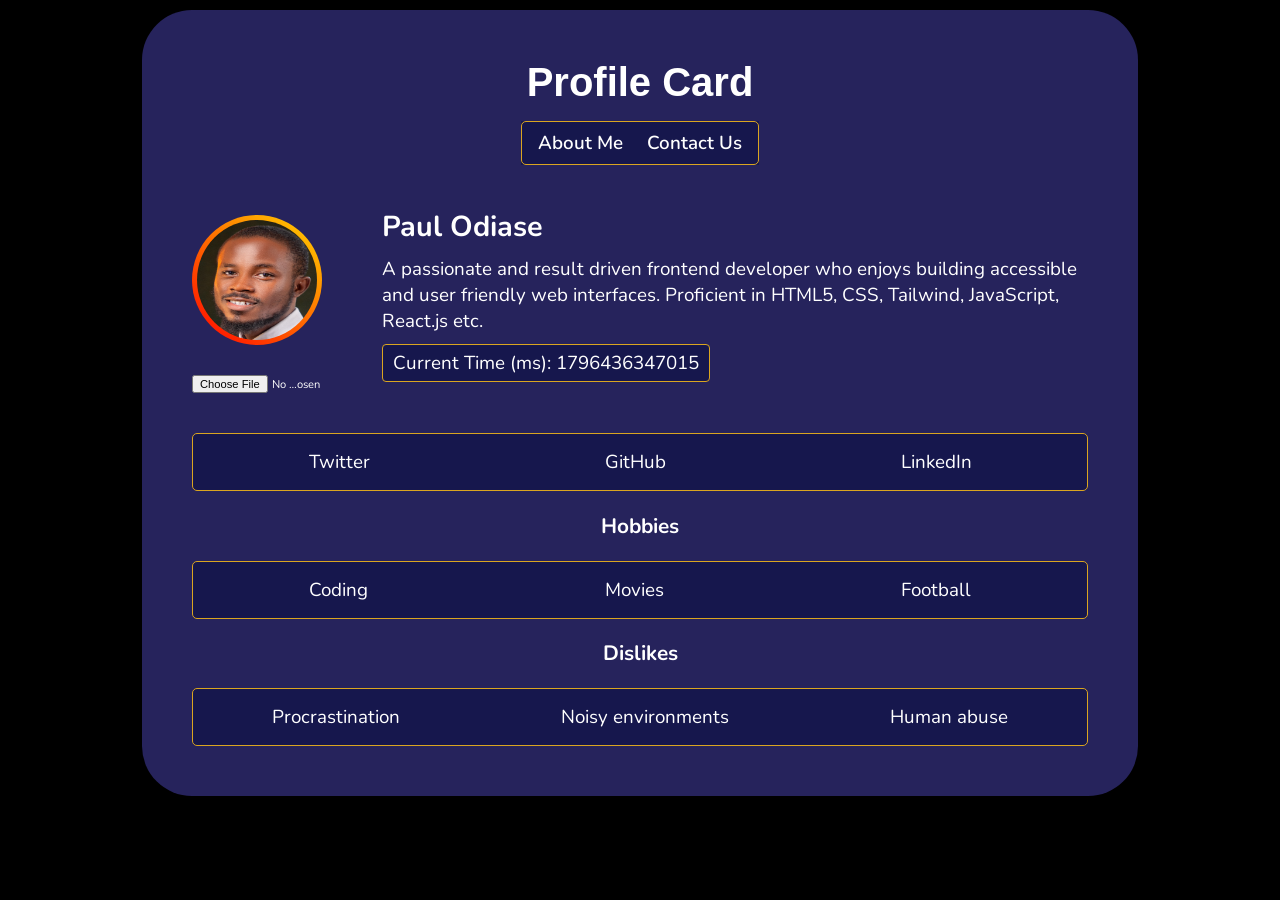
<file: index.html>
<!DOCTYPE html>
<html lang="en">
  <head>
    <meta charset="UTF-8" />
    <meta name="viewport" content="width=device-width, initial-scale=1.0" />
    <link
      href="https://api.fontshare.com/v2/css?f[]=clash-display@200,300,400,500,600,700,1&display=swap"
      rel="stylesheet"
    />
    <link
      href="https://fonts.googleapis.com/css2?family=Nunito:ital,wght@0,200..1000;1,200..1000&family=Poppins:ital,wght@0,100;0,200;0,300;0,400;0,500;0,600;0,700;0,800;0,900;1,100;1,200;1,300;1,400;1,500;1,600;1,700;1,800;1,900&family=Raleway:ital,wght@0,100..900;1,100..900&display=swap"
      rel="stylesheet"
    />
    <link rel="stylesheet" href="style.css" />
    <title>Profile Card</title>
  </head>
  <body>
    <article class="profile-card" data-testid="test-profile-card">
      <header class="top-title" data-testid="title">
        <h1>Profile Card</h1>
      </header>

      <!-- contact me and about me page -->

      <nav class="navbar">
        <ul>
          <li>
            <a href="aboutMe.html" target="_blank">About Me</a>
          </li>
          <li>
            <a href="contactUs.html" target="_blank">Contact Us</a>
          </li>
        </ul>
      </nav>

      <figure class="figure-div">
        <div class="profile-image-div">
          <div class="profile-image">
            <img
              src="avatar/face.jpg"
              alt="Profile picture of Paul Odiase"
              data-testid="test-user-avatar"
            />
          </div>

          <figcaption>
            <input
              type="file"
              id="avatar-upload"
              accept="image/*"
              data-testid="test-avatar-upload"
            />
          </figcaption>
        </div>

        <div class="figure-text-div">
          <header class="user-name">
            <h2 data-testid="test-user-name">Paul Odiase</h2>
          </header>
          <p data-testid="test-user-bio">
            A passionate and result driven frontend developer who enjoys
            building accessible and user friendly web interfaces. Proficient in
            HTML5, CSS, Tailwind, JavaScript, React.js etc.
          </p>
          <p class="time">
            Current Time (ms):
            <span data-testid="test-user-time"></span>
          </p>
        </div>
      </figure>

      <nav class="page-body" aria-label="Social media links">
        <ul class="social-links" data-testid="test-user-social-links">
          <li>
            <a
              href="https://x.com/OdiaseAkhere"
              target="_blank"
              rel="noopener noreferrer"
              data-testid="test-user-social-twitter"
            >
              Twitter
            </a>
          </li>
          <li>
            <a
              href="https://github.com/odiase-paul"
              target="_blank"
              rel="noopener noreferrer"
              data-testid="test-user-social-github"
            >
              GitHub
            </a>
          </li>
          <li>
            <a
              href="https://www.linkedin.com/in/paul-odiase-799603236"
              target="_blank"
              rel="noopener noreferrer"
              data-testid="test-user-social-linkedin"
            >
              LinkedIn
            </a>
          </li>
        </ul>
      </nav>

      <section class="page-body" aria-labelledby="hobbies-title">
        <h3 id="hobbies-title">Hobbies</h3>
        <ul data-testid="test-user-hobbies">
          <li>Coding</li>
          <li>Movies</li>
          <li>Football</li>
        </ul>
      </section>

      <section class="page-body" aria-labelledby="dislikes-title">
        <h3 id="dislikes-title">Dislikes</h3>
        <ul data-testid="test-user-dislikes">
          <li>Procrastination</li>
          <li>Noisy environments</li>
          <li>Human abuse</li>
        </ul>
      </section>
    </article>

    <script src="script.js"></script>
  </body>
</html>
</file>
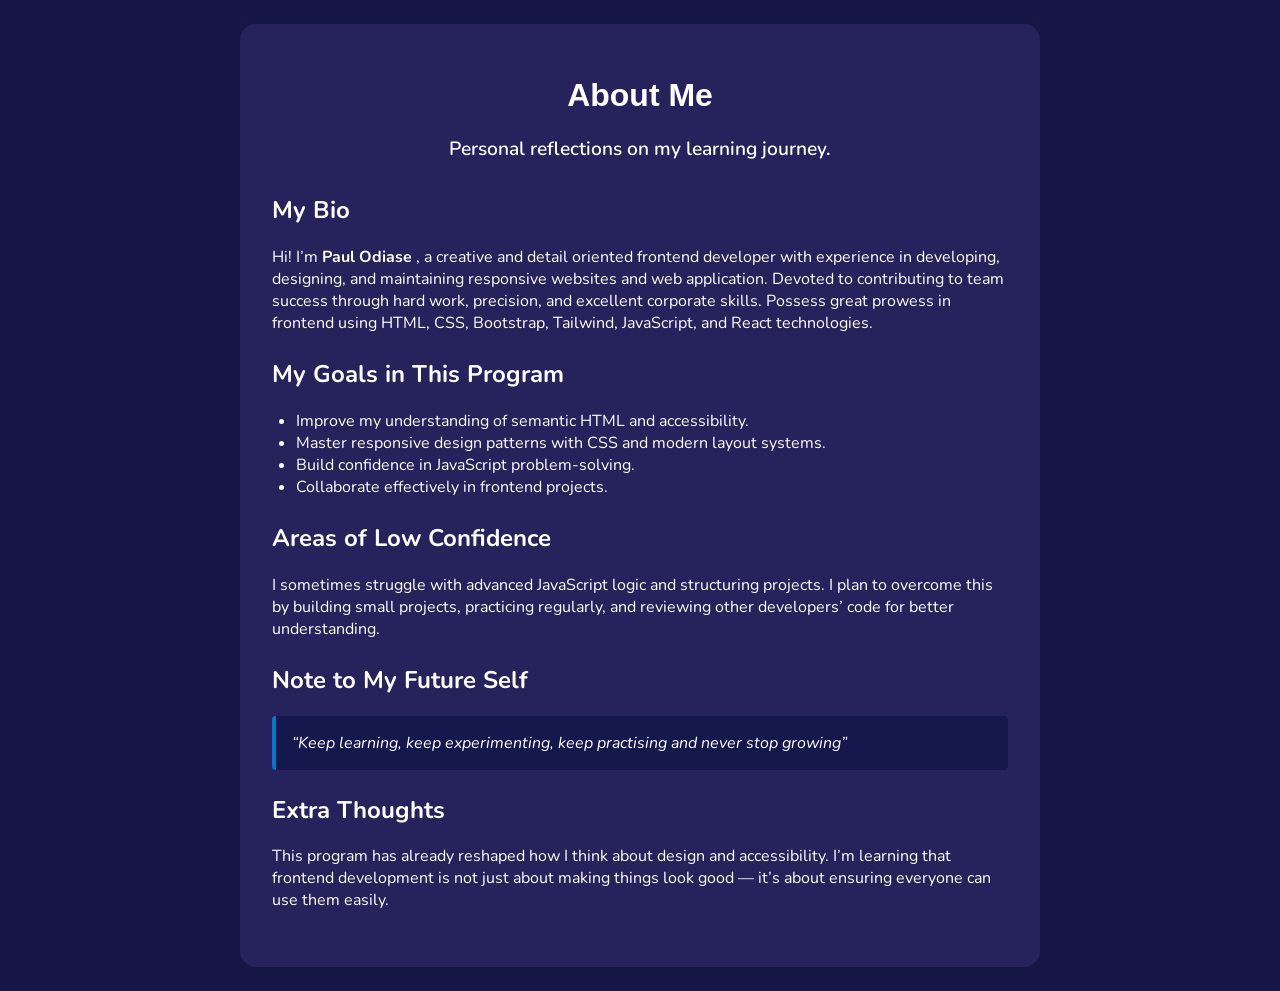
<file: aboutMe.html>
<!DOCTYPE html>
<html lang="en">
  <head>
    <meta charset="UTF-8" />
    <meta name="viewport" content="width=device-width, initial-scale=1.0" />
    <link
      href="https://api.fontshare.com/v2/css?f[]=clash-display@200,300,400,500,600,700,1&display=swap"
      rel="stylesheet"
    />
    <link
      href="https://fonts.googleapis.com/css2?family=Nunito:ital,wght@0,200..1000;1,200..1000&family=Poppins:ital,wght@0,100;0,200;0,300;0,400;0,500;0,600;0,700;0,800;0,900;1,100;1,200;1,300;1,400;1,500;1,600;1,700;1,800;1,900&family=Raleway:ital,wght@0,100..900;1,100..900&display=swap"
      rel="stylesheet"
    />
    <link rel="stylesheet" href="aboutMe.css" />
    <title>About Me</title>
  </head>
  <body>
    <main data-testid="test-about-page" aria-label="Reflective about me page">
      <header>
        <h1>About Me</h1>
        <p>Personal reflections on my learning journey.</p>
      </header>

      <section data-testid="test-about-bio" aria-labelledby="bio-title">
        <h2 id="bio-title">My Bio</h2>
        <p>
          Hi! I’m
          <strong>Paul Odiase</strong>
          , a creative and detail oriented frontend developer with experience in
          developing, designing, and maintaining responsive websites and web
          application. Devoted to contributing to team success through hard
          work, precision, and excellent corporate skills. Possess great prowess
          in frontend using HTML, CSS, Bootstrap, Tailwind, JavaScript, and
          React technologies.
        </p>
      </section>

      <section data-testid="test-about-goals" aria-labelledby="goals-title">
        <h2 id="goals-title">My Goals in This Program</h2>
        <ul>
          <li>Improve my understanding of semantic HTML and accessibility.</li>
          <li>
            Master responsive design patterns with CSS and modern layout
            systems.
          </li>
          <li>Build confidence in JavaScript problem-solving.</li>
          <li>Collaborate effectively in frontend projects.</li>
        </ul>
      </section>

      <section
        data-testid="test-about-confidence"
        aria-labelledby="confidence-title"
      >
        <h2 id="confidence-title">Areas of Low Confidence</h2>
        <p>
          I sometimes struggle with advanced JavaScript logic and structuring
          projects. I plan to overcome this by building small projects,
          practicing regularly, and reviewing other developers’ code for better
          understanding.
        </p>
      </section>

      <section
        data-testid="test-about-future-note"
        aria-labelledby="future-title"
      >
        <h2 id="future-title">Note to My Future Self</h2>
        <blockquote>
          “Keep learning, keep experimenting, keep practising and never stop
          growing”
        </blockquote>
      </section>

      <section data-testid="test-about-extra" aria-labelledby="extra-title">
        <h2 id="extra-title">Extra Thoughts</h2>
        <p>
          This program has already reshaped how I think about design and
          accessibility. I’m learning that frontend development is not just
          about making things look good — it’s about ensuring everyone can use
          them easily.
        </p>
      </section>
    </main>
  </body>
</html>
</file>
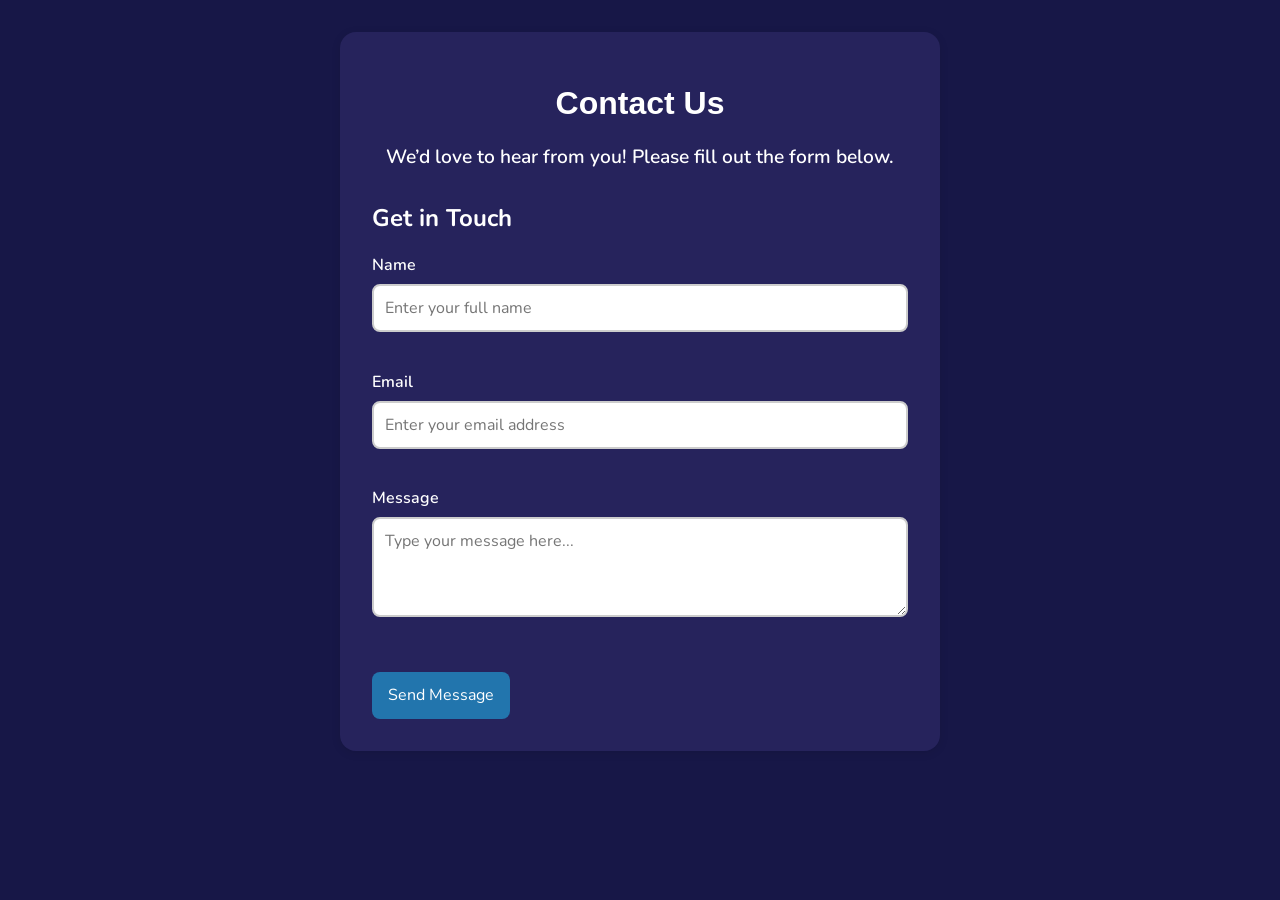
<file: contactUs.html>
<!DOCTYPE html>
<html lang="en">
  <head>
    <meta charset="UTF-8" />
    <meta name="viewport" content="width=device-width, initial-scale=1.0" />
    <link
      href="https://api.fontshare.com/v2/css?f[]=clash-display@200,300,400,500,600,700,1&display=swap"
      rel="stylesheet"
    />
    <link
      href="https://fonts.googleapis.com/css2?family=Nunito:ital,wght@0,200..1000;1,200..1000&family=Poppins:ital,wght@0,100;0,200;0,300;0,400;0,500;0,600;0,700;0,800;0,900;1,100;1,200;1,300;1,400;1,500;1,600;1,700;1,800;1,900&family=Raleway:ital,wght@0,100..900;1,100..900&display=swap"
      rel="stylesheet"
    />
    <link rel="stylesheet" href="contactUs.css" />
    <title>Contact Us</title>
  </head>
  <body>
    <main data-testid="test-contact-page" aria-label="Contact Us page">
      <header>
        <h1>Contact Us</h1>
        <p>We’d love to hear from you! Please fill out the form below.</p>
      </header>

      <form id="contact-form" novalidate aria-labelledby="contact-title">
        <section aria-labelledby="contact-title">
          <h2 id="contact-title">Get in Touch</h2>

          <div class="form-group">
            <label for="name">Name</label>
            <input
              type="text"
              id="name"
              name="name"
              required
              placeholder="Enter your full name"
              data-testid="test-contact-name"
            />
            <span class="error" aria-live="polite"></span>
          </div>

          <div class="form-group">
            <label for="email">Email</label>
            <input
              type="email"
              id="email"
              name="email"
              required
              placeholder="Enter your email address"
              data-testid="test-contact-email"
            />
            <span class="error" aria-live="polite"></span>
          </div>

          <div class="form-group">
            <label for="message">Message</label>
            <textarea
              id="message"
              name="message"
              required
              placeholder="Type your message here..."
              data-testid="test-contact-message"
            ></textarea>
            <span class="error errorMessage" aria-live="polite"></span>
          </div>

          <button
            type="submit"
            data-testid="test-contact-submit"
            aria-label="Submit contact form"
          >
            Send Message
          </button>
        </section>

        <p
          id="success-message"
          class="success"
          data-testid="test-contact-success"
          hidden
        >
          Your message has been sent successfully✅
        </p>
      </form>
    </main>

    <script src="contactUs.js"></script>
  </body>
</html>
</file>
<file: style.css>
body {
  background: #000;
  color: white;
  font-family: "Nunito", sans-serif;
  margin: 0;
  padding: 0;
}

.profile-card {
  background: #26235c;
  padding: 40px 20px;
  margin: 0 auto;
}
.top-title h1 {
  text-align: center;
  font-family: "Clash display", sans-serif;
  font-weight: 600;
  font-size: 2.5rem;
  margin: 0;
}

figure.figure-div {
  margin: 0;
  margin-top: 50px;
  display: flex;
  flex-direction: column;
  gap: 20px;
}
.profile-image-div {
  display: flex;
  flex-direction: column;
  justify-content: center;
  align-items: center;
  gap: 10px;
  margin-top: 20px;
}
.profile-image {
  position: relative;
  border-radius: 100%;
  padding: 5px;
  z-index: 0;
  width: 120px;
  height: 120px;
}
.profile-image::before {
  content: "";
  position: absolute;
  inset: 0;
  border-radius: inherit;
  background: linear-gradient(40deg, red, gold);
  z-index: -1;
  pointer-events: none;
}
.profile-image img {
  width: 120px;
  height: 120px;
  border-radius: 100%;
}

header h2,
p {
  margin: 0;
  text-align: center;
  text-wrap-style: balance;
  font-size: 1.175rem;
}
header h2 {
  font-size: 1.8rem;
}
.figure-text-div {
  display: flex;
  flex-direction: column;
  justify-content: center;
  align-items: center;
  gap: 10px;
}
.figure-text-div .time {
  border: 1px solid goldenrod;
  padding: 5px 10px;
  background: #16174d;
  border-radius: 4px;
  width: fit-content;
}
ul li a {
  text-decoration: none;
  color: white;
}
li {
  font-size: 1.175rem;
}
.page-body ul {
  list-style: none;
  padding: 0;
  margin: 0;
  display: flex;
  flex-direction: column;
  justify-content: center;
  align-items: center;
  gap: 20px;
  border: 1px solid goldenrod;
  padding: 15px 8px;
  border-radius: 5px;
  background: #16174d;
}

nav {
  margin-top: 40px;
}

figcaption {
  margin-top: 1rem;
  text-align: center;
  font-size: 0.8rem;
  display: flex;
  justify-content: center;
  align-items: center;
}

input[type="file"] {
  margin-top: 0.25rem;
  display: block;
  width: 65%;
  font-size: 0.8rem;
  font-family: "Nunito", sans-serif;
}
h3 {
  text-align: center;
  font-size: 1.3rem;
}

/* nav bar */
.navbar {
  width: fit-content;
  margin: 0 auto;
  background: #16174d;
}
.navbar ul {
  display: flex;
  gap: 1.5rem;
  list-style: none;
  padding: 0.5rem 1rem;
  border: 1px solid goldenrod;
  border-radius: 5px;
}
.navbar ul a {
  font-weight: 600;
}

@media (min-width: 600px) {
  .page-body ul {
    flex-direction: row;
    justify-content: space-around;
  }
}

/*tablet screen */
@media (min-width: 768px) {
  .profile-card {
    max-width: 70%;
    padding: 50px;
    border-radius: 50px;
    margin-top: 10px;
  }

  figure.figure-div {
    flex-direction: row;
    justify-content: space-between;
    align-items: center;
    gap: 60px;
    margin-top: 30px;
  }
  .figure-text-div {
    align-items: start;
  }
  p {
    text-align: left;
  }
  .page-body ul {
    justify-content: space-around;
  }

  figcaption {
    font-size: 0.8rem;
  }
  input[type="file"] {
    margin-top: 0.25rem;
    display: block;
    width: 65%;
    font-size: 0.7rem;
    font-family: "Nunito", sans-serif;
  }

  input[type="file"] {
    width: 100%;
  }
}
</file>
<file: aboutMe.css>
* {
  box-sizing: border-box;
}

body {
  font-family: "Nunito", sans-serif;
  background: #171747;
  color: white;
  margin: 0;
  padding: 1.5rem;
  display: flex;
  justify-content: center;
}

main {
  max-width: 800px;
  width: 100%;
  background: #26235c;
  border-radius: 1rem;
  padding: 2rem;
  box-shadow: 0 2px 10px rgba(0, 0, 0, 0.1);
}

header {
  text-align: center;
  margin-bottom: 2rem;
}
header p {
  font-size: 1.2rem;
  font-weight: 600;
}
section {
  margin-bottom: 1.5rem;
}

h1,
h2 {
  color: white;
}
h1 {
  font-family: "Clash display", sans-serif;
}
ul {
  padding-left: 1.5rem;
}

blockquote {
  font-style: italic;
  background: #16174d;
  border-left: 4px solid #007acc;
  padding: 1rem;
  margin: 1rem 0;
  border-radius: 4px;
}

@media (max-width: 600px) {
  main {
    padding: 1rem;
  }
}
</file>
<file: contactUs.css>
* {
  box-sizing: border-box;
}

body {
  font-family: "Nunito", sans-serif;
  background: #171747;
  color: white;
  margin: 0;
  padding: 2rem;
  display: flex;
  justify-content: center;
}

main {
  background: #26235c;
  border-radius: 1rem;
  box-shadow: 0 2px 10px rgba(0, 0, 0, 0.1);
  padding: 2rem;
  max-width: 600px;
  width: 100%;
}

header {
  text-align: center;
  margin-bottom: 2rem;
}
h1 {
  font-family: "Clash display", sans-serif;
}
header p {
  font-size: 1.2rem;
  font-weight: 600;
}
.form-group {
  display: flex;
  flex-direction: column;
  margin-bottom: 1.2rem;
}

label {
  font-weight: 600;
  margin-bottom: 0.5rem;
}

input,
textarea {
  font-size: 1rem;
  padding: 0.7rem;
  border-radius: 0.5rem;
  border: 2px solid #ccc;
  font-family: "Nunito", sans-serif;
  transition: border-color 0.3s;
}
textarea {
  height: 100px;
}
input:focus,
textarea:focus {
  border-color: goldenrod;
  outline: none;
}

button {
  background: #2275ad;
  color: white;
  font-size: 1rem;
  border: none;
  border-radius: 0.5rem;
  padding: 0.8rem 1rem;
  cursor: pointer;
  font-family: "Nunito", sans-serif;
  transition: background 0.3s;
}

button:hover,
button:focus {
  background: #005f99;
}

.error {
  color: #d9534f;
  font-size: 0.9rem;
  height: 1rem;
  margin-top: 0.2rem;
}
.errorMessage {
  margin-bottom: 1rem;
}

.success {
  text-align: center;
  color: #28a745;
  font-weight: 600;
  margin-top: 1rem;
}

@media (max-width: 600px) {
  main {
    padding: 1.5rem;
  }
}
</file>
